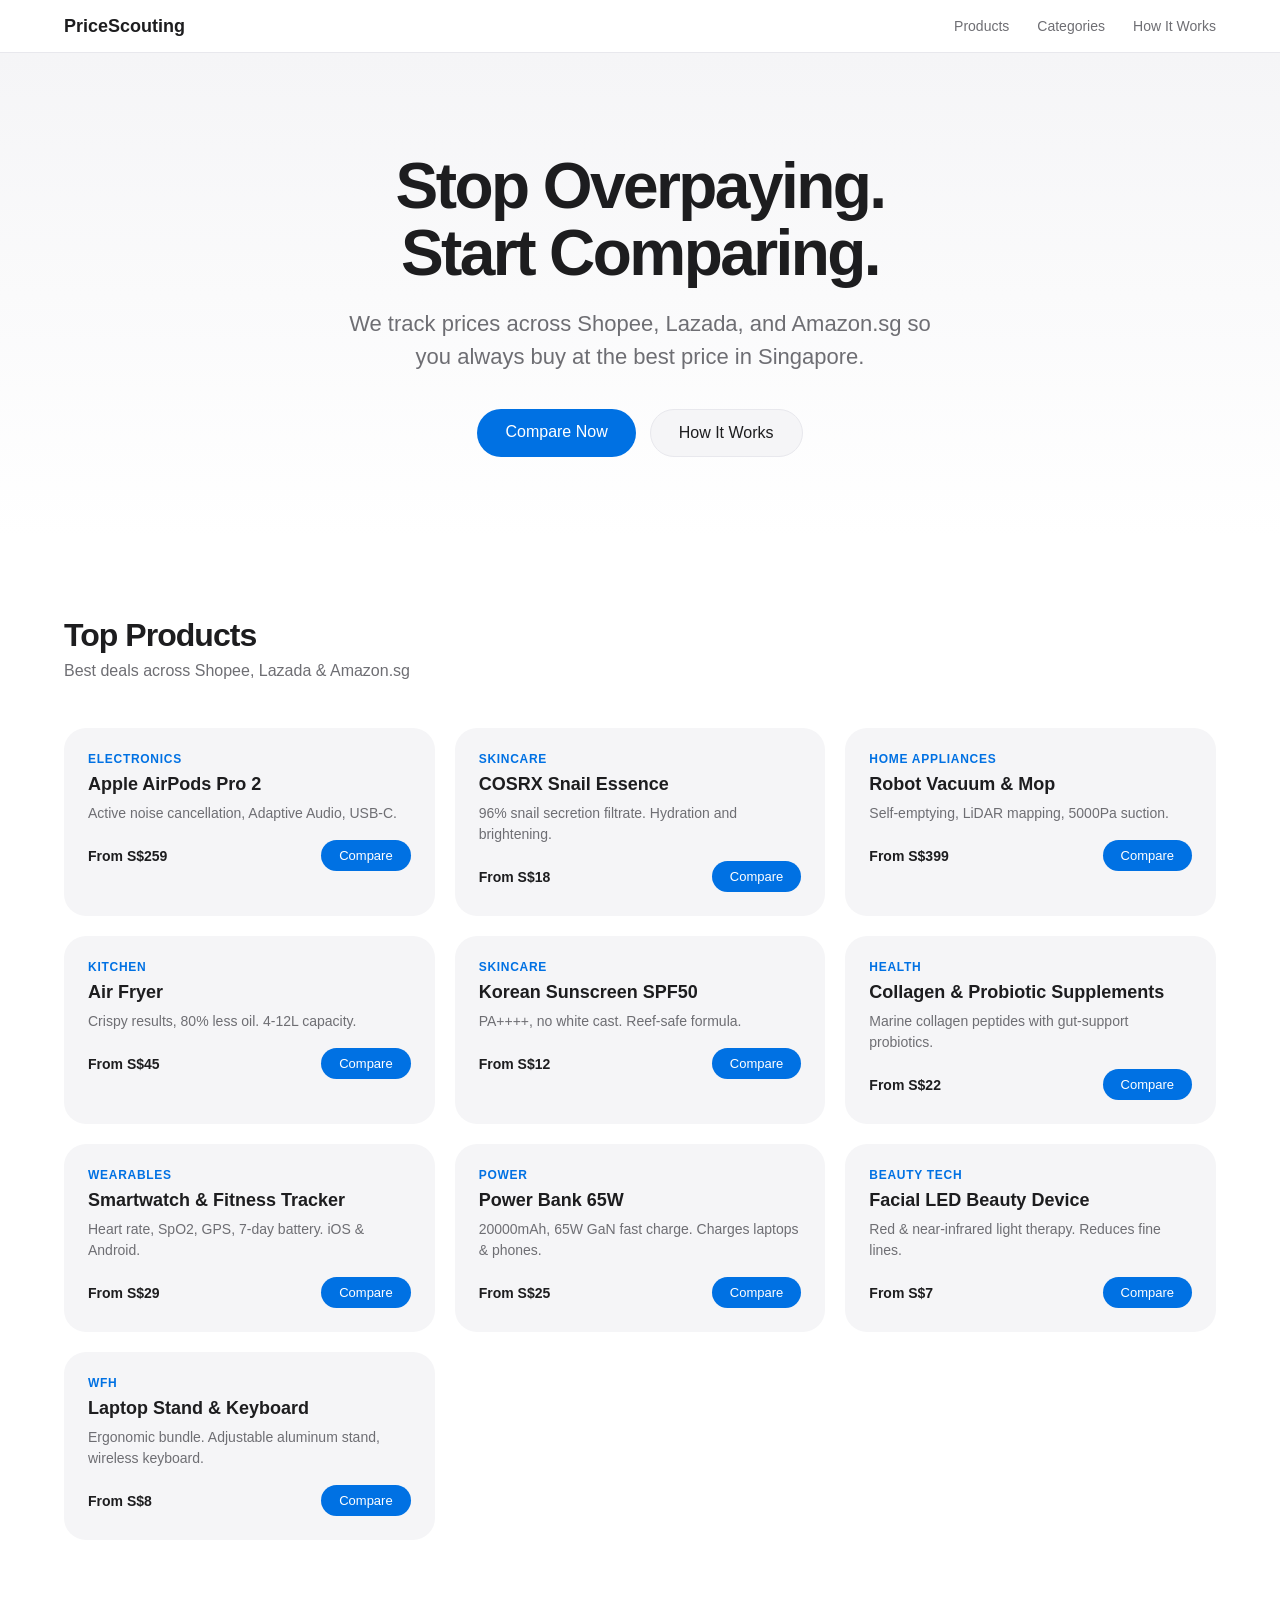
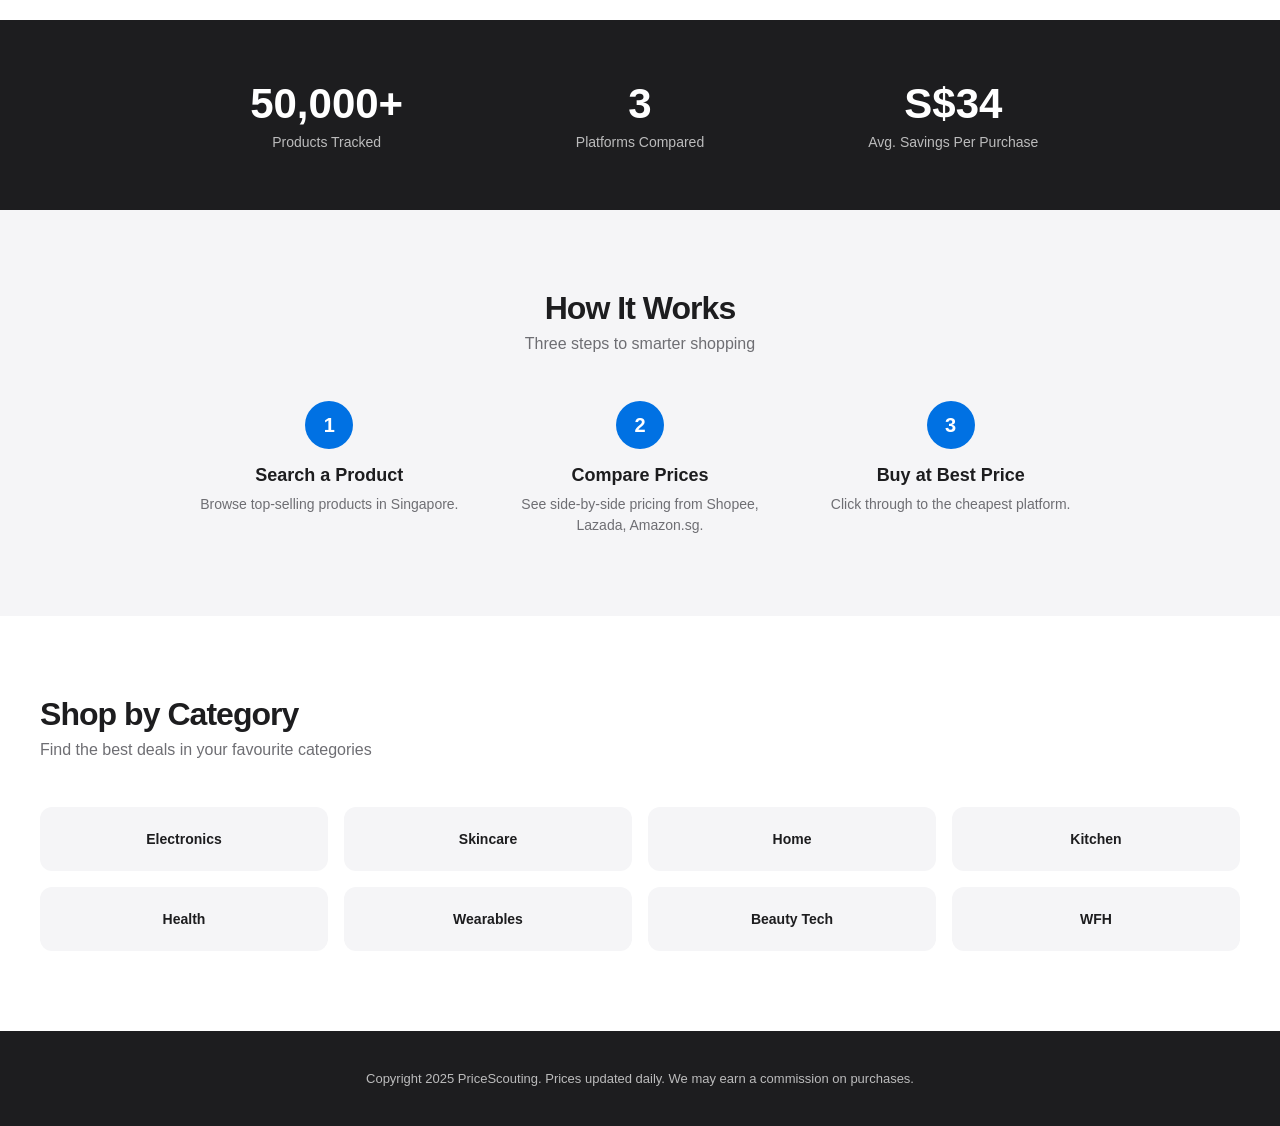
<file: index.html>
<!DOCTYPE html><html lang="en"><head><meta charset="UTF-8"><meta name="viewport" content="width=device-width,initial-scale=1"><title>PriceScouting</title><link rel="stylesheet" href="index.css"></head><body><nav class="nav"><div class="ni"><a href="/" class="nl">PriceScouting</a><ul class="nm"><li><a href="#products">Products</a></li><li><a href="#categories">Categories</a></li><li><a href="#how">How It Works</a></li></ul></div></nav><section class="hero"><h1 class="ht">Stop Overpaying.<br>Start Comparing.</h1><p class="hs">We track prices across Shopee, Lazada, and Amazon.sg so you always buy at the best price in Singapore.</p><div class="hb"><a href="#products" class="pa">Compare Now</a><a href="#how" class="sa">How It Works</a></div></section><section class="sec" id="products"><h2 class="sh">Top Products</h2><p class="ss">Best deals across Shopee, Lazada &amp; Amazon.sg</p><div class="grid"><div class="card"><div class="ct">Electronics</div><div class="cn">Apple AirPods Pro 2</div><div class="cd">Active noise cancellation, Adaptive Audio, USB-C.</div><div class="cp"><span class="cpr">From S$259</span><a href="comparisons/apple-airpods-pro-2.html" class="cta">Compare</a></div></div><div class="card"><div class="ct">Skincare</div><div class="cn">COSRX Snail Essence</div><div class="cd">96% snail secretion filtrate. Hydration and brightening.</div><div class="cp"><span class="cpr">From S$18</span><a href="comparisons/cosrx-snail-essence.html" class="cta">Compare</a></div></div><div class="card"><div class="ct">Home Appliances</div><div class="cn">Robot Vacuum &amp; Mop</div><div class="cd">Self-emptying, LiDAR mapping, 5000Pa suction.</div><div class="cp"><span class="cpr">From S$399</span><a href="comparisons/robot-vacuum-mop.html" class="cta">Compare</a></div></div><div class="card"><div class="ct">Kitchen</div><div class="cn">Air Fryer</div><div class="cd">Crispy results, 80% less oil. 4-12L capacity.</div><div class="cp"><span class="cpr">From S$45</span><a href="comparisons/air-fryer.html" class="cta">Compare</a></div></div><div class="card"><div class="ct">Skincare</div><div class="cn">Korean Sunscreen SPF50</div><div class="cd">PA++++, no white cast. Reef-safe formula.</div><div class="cp"><span class="cpr">From S$12</span><a href="comparisons/korean-sunscreen-spf50.html" class="cta">Compare</a></div></div><div class="card"><div class="ct">Health</div><div class="cn">Collagen &amp; Probiotic Supplements</div><div class="cd">Marine collagen peptides with gut-support probiotics.</div><div class="cp"><span class="cpr">From S$22</span><a href="comparisons/collagen-probiotic-supplements.html" class="cta">Compare</a></div></div><div class="card"><div class="ct">Wearables</div><div class="cn">Smartwatch &amp; Fitness Tracker</div><div class="cd">Heart rate, SpO2, GPS, 7-day battery. iOS &amp; Android.</div><div class="cp"><span class="cpr">From S$29</span><a href="comparisons/smartwatch-fitness-tracker.html" class="cta">Compare</a></div></div><div class="card"><div class="ct">Power</div><div class="cn">Power Bank 65W</div><div class="cd">20000mAh, 65W GaN fast charge. Charges laptops &amp; phones.</div><div class="cp"><span class="cpr">From S$25</span><a href="comparisons/power-bank-65w.html" class="cta">Compare</a></div></div><div class="card"><div class="ct">Beauty Tech</div><div class="cn">Facial LED Beauty Device</div><div class="cd">Red &amp; near-infrared light therapy. Reduces fine lines.</div><div class="cp"><span class="cpr">From S$7</span><a href="comparisons/facial-led-beauty-device.html" class="cta">Compare</a></div></div><div class="card"><div class="ct">WFH</div><div class="cn">Laptop Stand &amp; Keyboard</div><div class="cd">Ergonomic bundle. Adjustable aluminum stand, wireless keyboard.</div><div class="cp"><span class="cpr">From S$8</span><a href="comparisons/laptop-stand-keyboard.html" class="cta">Compare</a></div></div></div></section><section class="stats"><div class="sg"><div><div class="sn">50,000+</div><div class="sl">Products Tracked</div></div><div><div class="sn">3</div><div class="sl">Platforms Compared</div></div><div><div class="sn">S$34</div><div class="sl">Avg. Savings Per Purchase</div></div></div></section><section class="how" id="how"><div class="hi"><h2 class="sh" style="text-align:center">How It Works</h2><p class="ss" style="text-align:center">Three steps to smarter shopping</p><div class="steps"><div class="step"><div class="snum">1</div><div class="stitle">Search a Product</div><div class="sdesc">Browse top-selling products in Singapore.</div></div><div class="step"><div class="snum">2</div><div class="stitle">Compare Prices</div><div class="sdesc">See side-by-side pricing from Shopee, Lazada, Amazon.sg.</div></div><div class="step"><div class="snum">3</div><div class="stitle">Buy at Best Price</div><div class="sdesc">Click through to the cheapest platform.</div></div></div></div></section><section class="cats" id="categories"><div class="ci"><h2 class="sh">Shop by Category</h2><p class="ss">Find the best deals in your favourite categories</p><div class="cg"><a href="#" class="cat"><div class="catname">Electronics</div></a><a href="#" class="cat"><div class="catname">Skincare</div></a><a href="#" class="cat"><div class="catname">Home</div></a><a href="#" class="cat"><div class="catname">Kitchen</div></a><a href="#" class="cat"><div class="catname">Health</div></a><a href="#" class="cat"><div class="catname">Wearables</div></a><a href="#" class="cat"><div class="catname">Beauty Tech</div></a><a href="#" class="cat"><div class="catname">WFH</div></a></div></div></section><footer><p>Copyright 2025 PriceScouting. Prices updated daily. We may earn a commission on purchases.</p></footer></body></html>
</file>
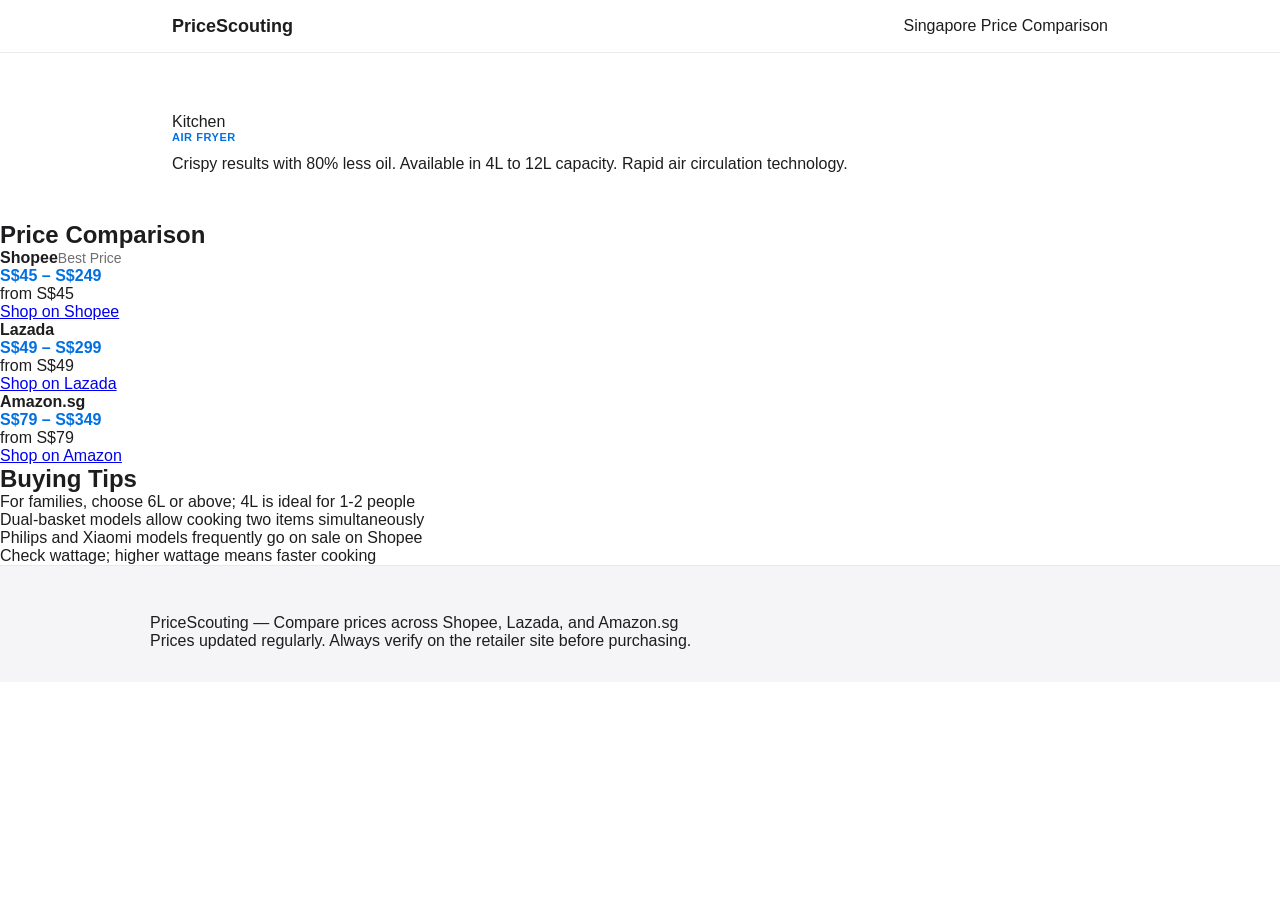
<file: comparisons/air-fryer.html>
<!DOCTYPE html><html lang="en"><head><meta charset="UTF-8"><meta name="viewport" content="width=device-width,initial-scale=1"><title>Air Fryer Price Comparison Singapore | PriceScouting</title><link rel="stylesheet" href="../comparisons/style.css"></head><body><nav class="nav"><div class="ni"><a href="../index.html" class="nl">PriceScouting</a><span class="nm">Singapore Price Comparison</span></div></nav><main class="main"><header class="ph"><div class="pi"><p class="pc">Kitchen</p><h1 class="pt">Air Fryer</h1><p class="pd">Crispy results with 80% less oil. Available in 4L to 12L capacity. Rapid air circulation technology.</p></div></header><section class="ps"><h2 class="sh">Price Comparison</h2><div class="pg"><div class="pc2 best"><div class="pl"><span class="pn">Shopee</span><span class="pb">Best Price</span></div><div class="pr">S$45 – S$249</div><div class="pp">from S$45</div><a href="https://shopee.sg/search?keyword=air+fryer" class="btn" target="_blank">Shop on Shopee</a></div><div class="pc2"><div class="pl"><span class="pn">Lazada</span></div><div class="pr">S$49 – S$299</div><div class="pp">from S$49</div><a href="https://www.lazada.sg/catalog/?q=air+fryer" class="btn" target="_blank">Shop on Lazada</a></div><div class="pc2"><div class="pl"><span class="pn">Amazon.sg</span></div><div class="pr">S$79 – S$349</div><div class="pp">from S$79</div><a href="https://www.amazon.sg/s?k=air+fryer" class="btn" target="_blank">Shop on Amazon</a></div></div></section><section class="tip"><h2 class="sh">Buying Tips</h2><ul class="tips"><li>For families, choose 6L or above; 4L is ideal for 1-2 people</li><li>Dual-basket models allow cooking two items simultaneously</li><li>Philips and Xiaomi models frequently go on sale on Shopee</li><li>Check wattage; higher wattage means faster cooking</li></ul></section></main><footer class="ft"><div class="fi"><p>PriceScouting — Compare prices across Shopee, Lazada, and Amazon.sg</p><p class="fd">Prices updated regularly. Always verify on the retailer site before purchasing.</p></div></footer></body></html>
</file>
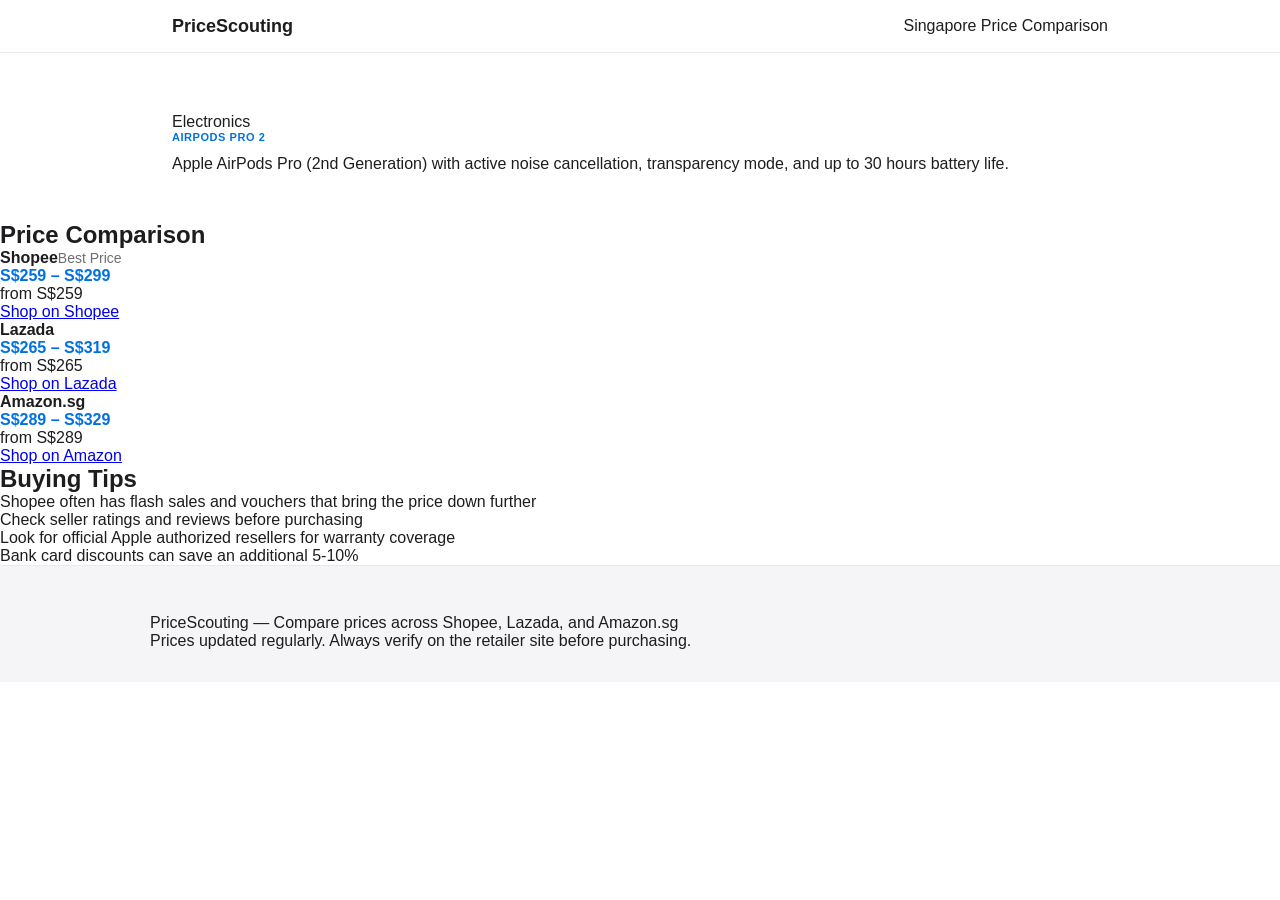
<file: comparisons/apple-airpods-pro-2.html>
<!DOCTYPE html><html lang="en"><head><meta charset="UTF-8"><meta name="viewport" content="width=device-width,initial-scale=1"><title>AirPods Pro 2 Price Comparison Singapore | PriceScouting</title><link rel="stylesheet" href="../comparisons/style.css"></head><body><nav class="nav"><div class="ni"><a href="../index.html" class="nl">PriceScouting</a><span class="nm">Singapore Price Comparison</span></div></nav><main class="main"><header class="ph"><div class="pi"><p class="pc">Electronics</p><h1 class="pt">AirPods Pro 2</h1><p class="pd">Apple AirPods Pro (2nd Generation) with active noise cancellation, transparency mode, and up to 30 hours battery life.</p></div></header><section class="ps"><h2 class="sh">Price Comparison</h2><div class="pg"><div class="pc2 best"><div class="pl"><span class="pn">Shopee</span><span class="pb">Best Price</span></div><div class="pr">S$259 – S$299</div><div class="pp">from S$259</div><a href="https://shopee.sg/search?keyword=airpods+pro+2" class="btn" target="_blank">Shop on Shopee</a></div><div class="pc2"><div class="pl"><span class="pn">Lazada</span></div><div class="pr">S$265 – S$319</div><div class="pp">from S$265</div><a href="https://www.lazada.sg/catalog/?q=airpods+pro+2" class="btn" target="_blank">Shop on Lazada</a></div><div class="pc2"><div class="pl"><span class="pn">Amazon.sg</span></div><div class="pr">S$289 – S$329</div><div class="pp">from S$289</div><a href="https://www.amazon.sg/s?k=airpods+pro+2" class="btn" target="_blank">Shop on Amazon</a></div></div></section><section class="tip"><h2 class="sh">Buying Tips</h2><ul class="tips"><li>Shopee often has flash sales and vouchers that bring the price down further</li><li>Check seller ratings and reviews before purchasing</li><li>Look for official Apple authorized resellers for warranty coverage</li><li>Bank card discounts can save an additional 5-10%</li></ul></section></main><footer class="ft"><div class="fi"><p>PriceScouting — Compare prices across Shopee, Lazada, and Amazon.sg</p><p class="fd">Prices updated regularly. Always verify on the retailer site before purchasing.</p></div></footer></body></html>
</file>
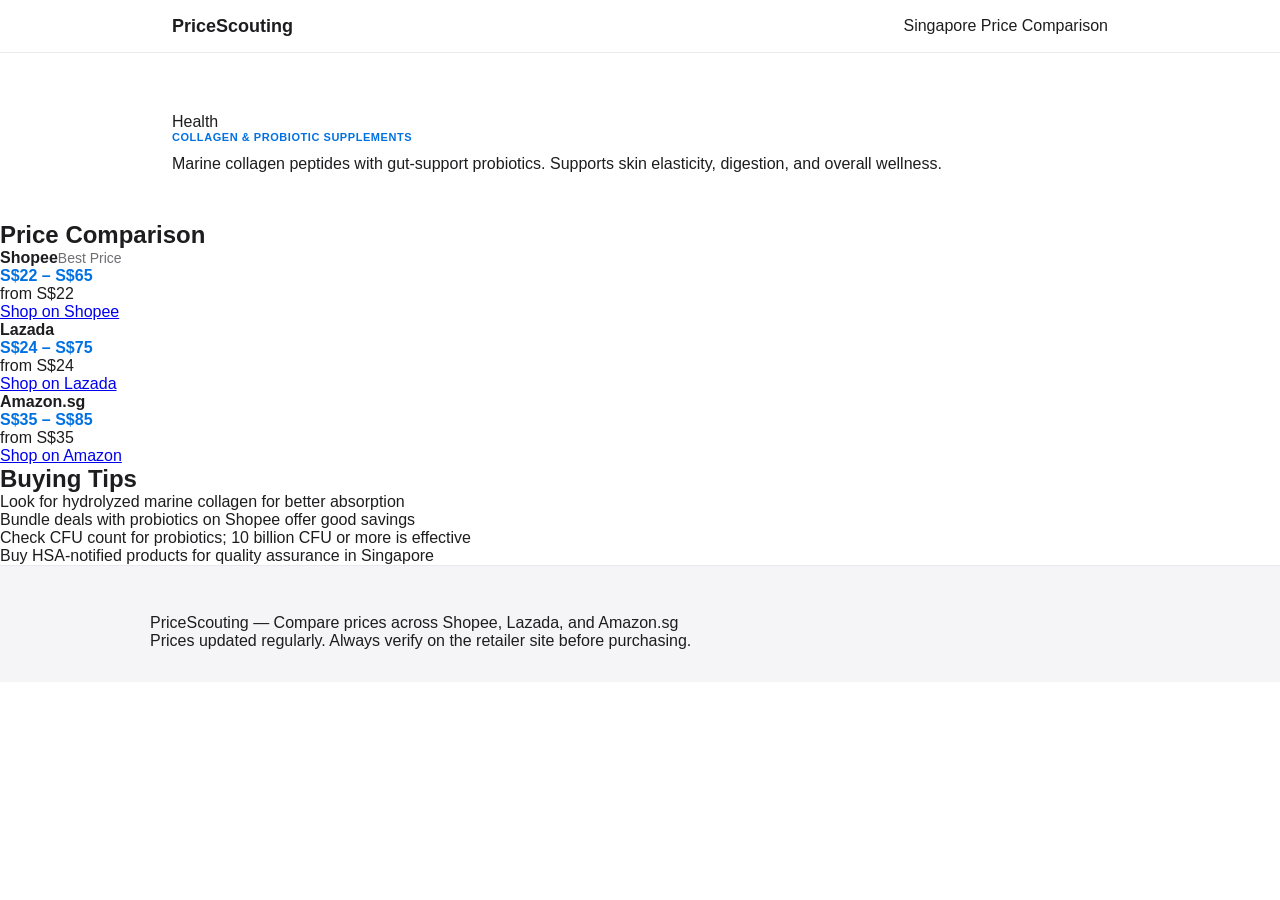
<file: comparisons/collagen-probiotic-supplements.html>
<!DOCTYPE html><html lang="en"><head><meta charset="UTF-8"><meta name="viewport" content="width=device-width,initial-scale=1"><title>Collagen Probiotic Supplements Price Comparison Singapore | PriceScouting</title><link rel="stylesheet" href="../comparisons/style.css"></head><body><nav class="nav"><div class="ni"><a href="../index.html" class="nl">PriceScouting</a><span class="nm">Singapore Price Comparison</span></div></nav><main class="main"><header class="ph"><div class="pi"><p class="pc">Health</p><h1 class="pt">Collagen & Probiotic Supplements</h1><p class="pd">Marine collagen peptides with gut-support probiotics. Supports skin elasticity, digestion, and overall wellness.</p></div></header><section class="ps"><h2 class="sh">Price Comparison</h2><div class="pg"><div class="pc2 best"><div class="pl"><span class="pn">Shopee</span><span class="pb">Best Price</span></div><div class="pr">S$22 – S$65</div><div class="pp">from S$22</div><a href="https://shopee.sg/search?keyword=collagen+probiotic+supplements" class="btn" target="_blank">Shop on Shopee</a></div><div class="pc2"><div class="pl"><span class="pn">Lazada</span></div><div class="pr">S$24 – S$75</div><div class="pp">from S$24</div><a href="https://www.lazada.sg/catalog/?q=collagen+probiotic+supplements" class="btn" target="_blank">Shop on Lazada</a></div><div class="pc2"><div class="pl"><span class="pn">Amazon.sg</span></div><div class="pr">S$35 – S$85</div><div class="pp">from S$35</div><a href="https://www.amazon.sg/s?k=collagen+probiotic+supplements" class="btn" target="_blank">Shop on Amazon</a></div></div></section><section class="tip"><h2 class="sh">Buying Tips</h2><ul class="tips"><li>Look for hydrolyzed marine collagen for better absorption</li><li>Bundle deals with probiotics on Shopee offer good savings</li><li>Check CFU count for probiotics; 10 billion CFU or more is effective</li><li>Buy HSA-notified products for quality assurance in Singapore</li></ul></section></main><footer class="ft"><div class="fi"><p>PriceScouting — Compare prices across Shopee, Lazada, and Amazon.sg</p><p class="fd">Prices updated regularly. Always verify on the retailer site before purchasing.</p></div></footer></body></html>
</file>
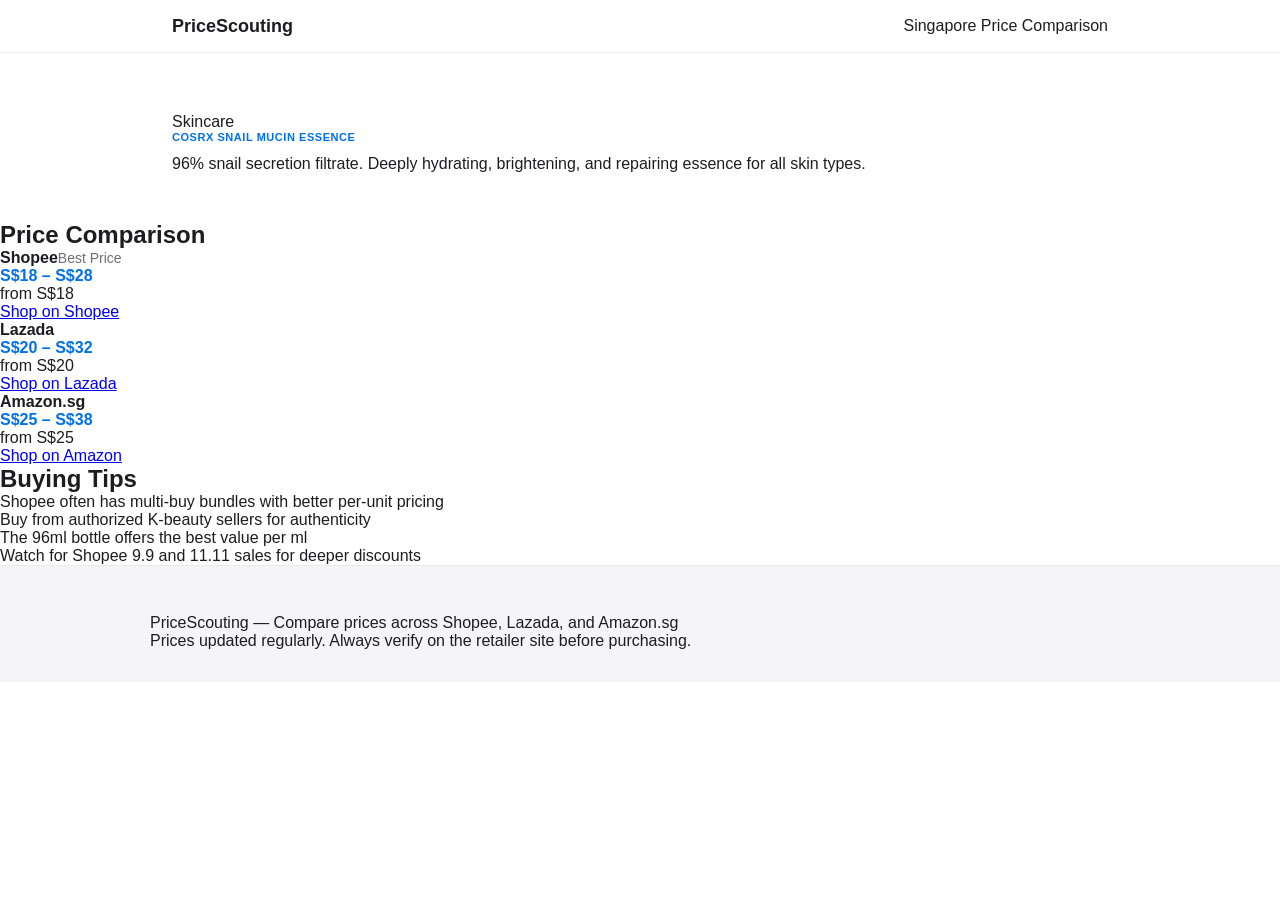
<file: comparisons/cosrx-snail-essence.html>
<!DOCTYPE html><html lang="en"><head><meta charset="UTF-8"><meta name="viewport" content="width=device-width,initial-scale=1"><title>COSRX Snail Essence Price Comparison Singapore | PriceScouting</title><link rel="stylesheet" href="../comparisons/style.css"></head><body><nav class="nav"><div class="ni"><a href="../index.html" class="nl">PriceScouting</a><span class="nm">Singapore Price Comparison</span></div></nav><main class="main"><header class="ph"><div class="pi"><p class="pc">Skincare</p><h1 class="pt">COSRX Snail Mucin Essence</h1><p class="pd">96% snail secretion filtrate. Deeply hydrating, brightening, and repairing essence for all skin types.</p></div></header><section class="ps"><h2 class="sh">Price Comparison</h2><div class="pg"><div class="pc2 best"><div class="pl"><span class="pn">Shopee</span><span class="pb">Best Price</span></div><div class="pr">S$18 – S$28</div><div class="pp">from S$18</div><a href="https://shopee.sg/search?keyword=cosrx+snail+essence" class="btn" target="_blank">Shop on Shopee</a></div><div class="pc2"><div class="pl"><span class="pn">Lazada</span></div><div class="pr">S$20 – S$32</div><div class="pp">from S$20</div><a href="https://www.lazada.sg/catalog/?q=cosrx+snail+essence" class="btn" target="_blank">Shop on Lazada</a></div><div class="pc2"><div class="pl"><span class="pn">Amazon.sg</span></div><div class="pr">S$25 – S$38</div><div class="pp">from S$25</div><a href="https://www.amazon.sg/s?k=cosrx+snail+mucin+essence" class="btn" target="_blank">Shop on Amazon</a></div></div></section><section class="tip"><h2 class="sh">Buying Tips</h2><ul class="tips"><li>Shopee often has multi-buy bundles with better per-unit pricing</li><li>Buy from authorized K-beauty sellers for authenticity</li><li>The 96ml bottle offers the best value per ml</li><li>Watch for Shopee 9.9 and 11.11 sales for deeper discounts</li></ul></section></main><footer class="ft"><div class="fi"><p>PriceScouting — Compare prices across Shopee, Lazada, and Amazon.sg</p><p class="fd">Prices updated regularly. Always verify on the retailer site before purchasing.</p></div></footer></body></html>
</file>
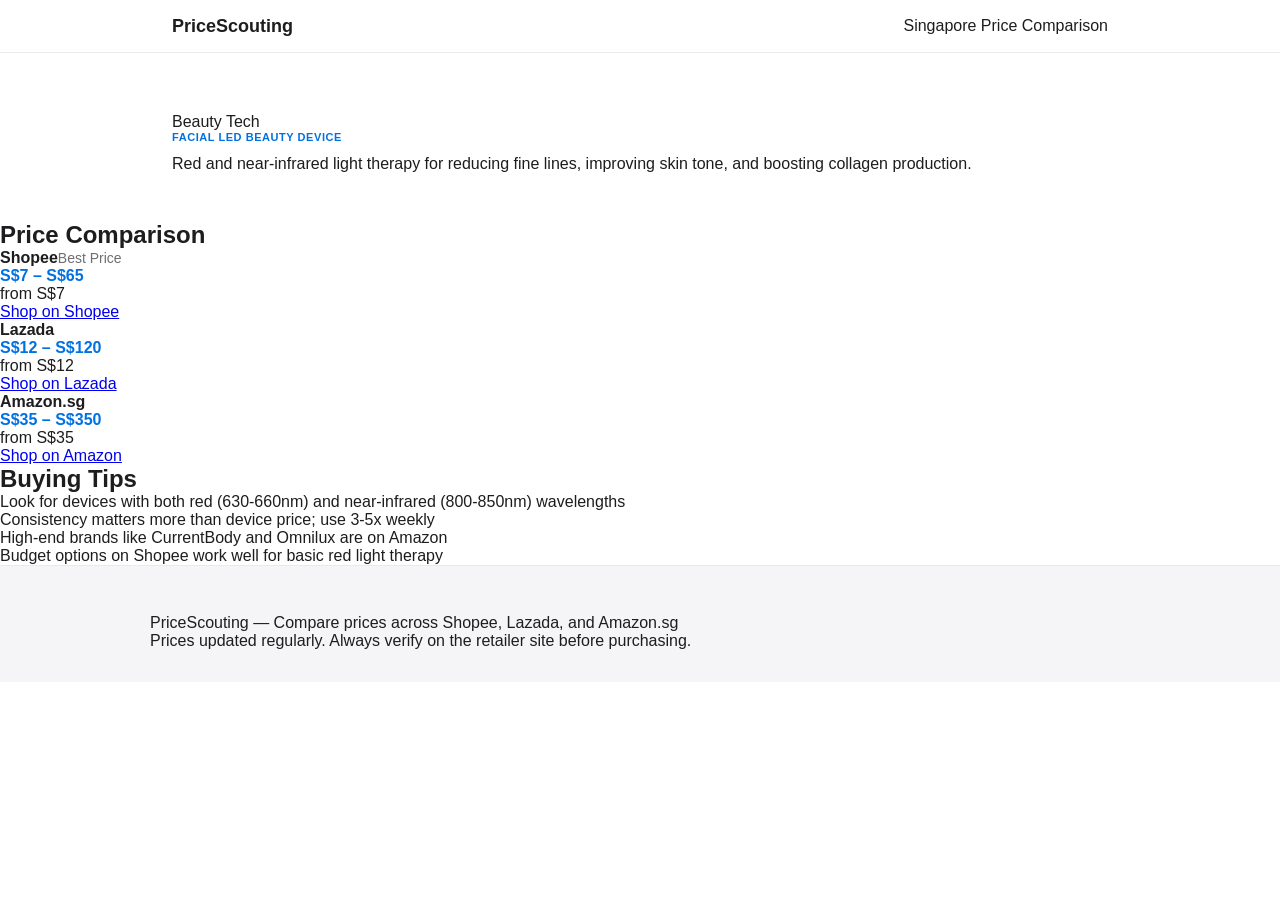
<file: comparisons/facial-led-beauty-device.html>
<!DOCTYPE html><html lang="en"><head><meta charset="UTF-8"><meta name="viewport" content="width=device-width,initial-scale=1"><title>Facial LED Beauty Device Price Comparison Singapore | PriceScouting</title><link rel="stylesheet" href="../comparisons/style.css"></head><body><nav class="nav"><div class="ni"><a href="../index.html" class="nl">PriceScouting</a><span class="nm">Singapore Price Comparison</span></div></nav><main class="main"><header class="ph"><div class="pi"><p class="pc">Beauty Tech</p><h1 class="pt">Facial LED Beauty Device</h1><p class="pd">Red and near-infrared light therapy for reducing fine lines, improving skin tone, and boosting collagen production.</p></div></header><section class="ps"><h2 class="sh">Price Comparison</h2><div class="pg"><div class="pc2 best"><div class="pl"><span class="pn">Shopee</span><span class="pb">Best Price</span></div><div class="pr">S$7 – S$65</div><div class="pp">from S$7</div><a href="https://shopee.sg/search?keyword=facial+led+beauty+device" class="btn" target="_blank">Shop on Shopee</a></div><div class="pc2"><div class="pl"><span class="pn">Lazada</span></div><div class="pr">S$12 – S$120</div><div class="pp">from S$12</div><a href="https://www.lazada.sg/catalog/?q=facial+led+beauty+device" class="btn" target="_blank">Shop on Lazada</a></div><div class="pc2"><div class="pl"><span class="pn">Amazon.sg</span></div><div class="pr">S$35 – S$350</div><div class="pp">from S$35</div><a href="https://www.amazon.sg/s?k=facial+led+beauty+device" class="btn" target="_blank">Shop on Amazon</a></div></div></section><section class="tip"><h2 class="sh">Buying Tips</h2><ul class="tips"><li>Look for devices with both red (630-660nm) and near-infrared (800-850nm) wavelengths</li><li>Consistency matters more than device price; use 3-5x weekly</li><li>High-end brands like CurrentBody and Omnilux are on Amazon</li><li>Budget options on Shopee work well for basic red light therapy</li></ul></section></main><footer class="ft"><div class="fi"><p>PriceScouting — Compare prices across Shopee, Lazada, and Amazon.sg</p><p class="fd">Prices updated regularly. Always verify on the retailer site before purchasing.</p></div></footer></body></html>
</file>
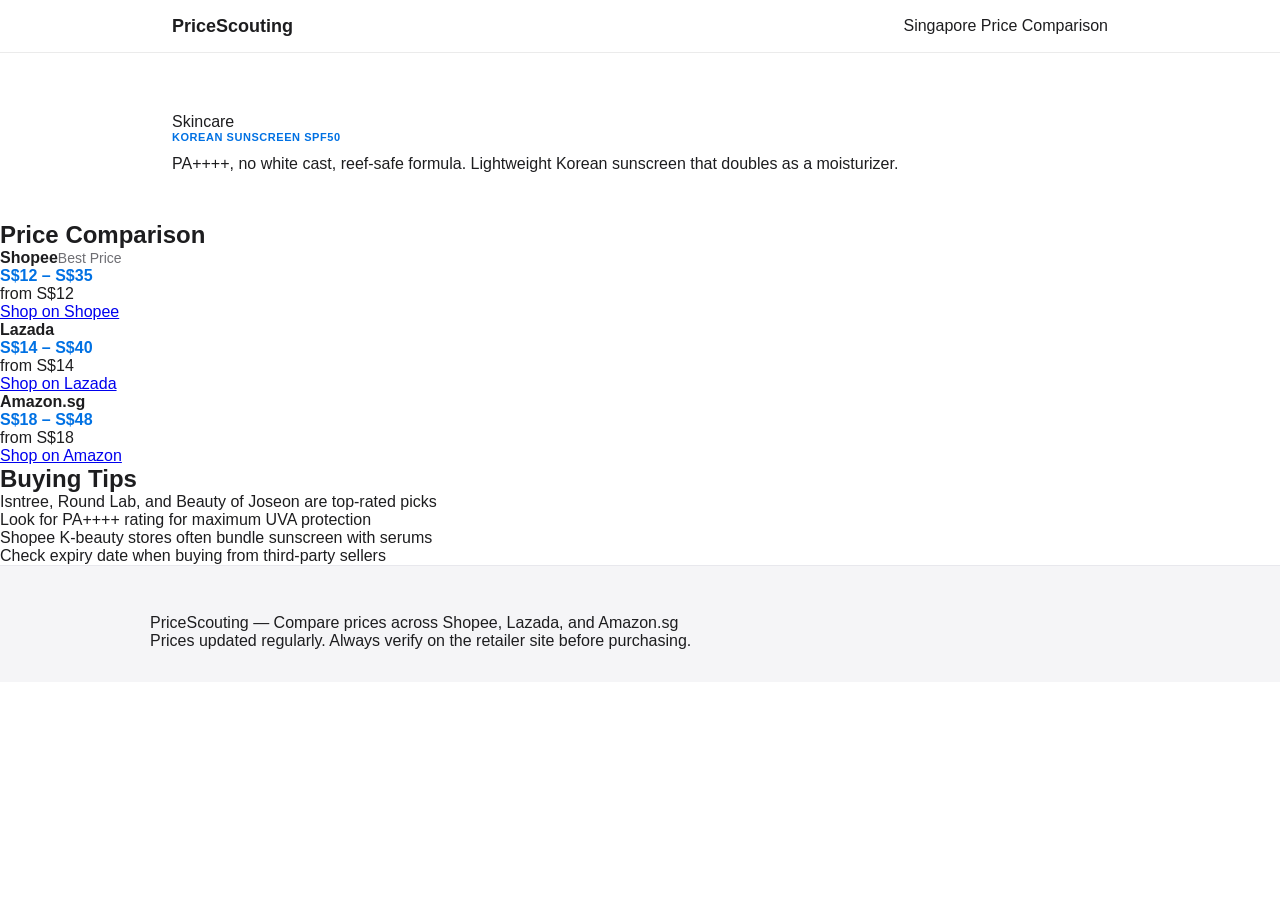
<file: comparisons/korean-sunscreen-spf50.html>
<!DOCTYPE html><html lang="en"><head><meta charset="UTF-8"><meta name="viewport" content="width=device-width,initial-scale=1"><title>Korean Sunscreen SPF50 Price Comparison Singapore | PriceScouting</title><link rel="stylesheet" href="../comparisons/style.css"></head><body><nav class="nav"><div class="ni"><a href="../index.html" class="nl">PriceScouting</a><span class="nm">Singapore Price Comparison</span></div></nav><main class="main"><header class="ph"><div class="pi"><p class="pc">Skincare</p><h1 class="pt">Korean Sunscreen SPF50</h1><p class="pd">PA++++, no white cast, reef-safe formula. Lightweight Korean sunscreen that doubles as a moisturizer.</p></div></header><section class="ps"><h2 class="sh">Price Comparison</h2><div class="pg"><div class="pc2 best"><div class="pl"><span class="pn">Shopee</span><span class="pb">Best Price</span></div><div class="pr">S$12 – S$35</div><div class="pp">from S$12</div><a href="https://shopee.sg/search?keyword=korean+sunscreen+spf50" class="btn" target="_blank">Shop on Shopee</a></div><div class="pc2"><div class="pl"><span class="pn">Lazada</span></div><div class="pr">S$14 – S$40</div><div class="pp">from S$14</div><a href="https://www.lazada.sg/catalog/?q=korean+sunscreen+spf50" class="btn" target="_blank">Shop on Lazada</a></div><div class="pc2"><div class="pl"><span class="pn">Amazon.sg</span></div><div class="pr">S$18 – S$48</div><div class="pp">from S$18</div><a href="https://www.amazon.sg/s?k=korean+sunscreen+spf50" class="btn" target="_blank">Shop on Amazon</a></div></div></section><section class="tip"><h2 class="sh">Buying Tips</h2><ul class="tips"><li>Isntree, Round Lab, and Beauty of Joseon are top-rated picks</li><li>Look for PA++++ rating for maximum UVA protection</li><li>Shopee K-beauty stores often bundle sunscreen with serums</li><li>Check expiry date when buying from third-party sellers</li></ul></section></main><footer class="ft"><div class="fi"><p>PriceScouting — Compare prices across Shopee, Lazada, and Amazon.sg</p><p class="fd">Prices updated regularly. Always verify on the retailer site before purchasing.</p></div></footer></body></html>
</file>
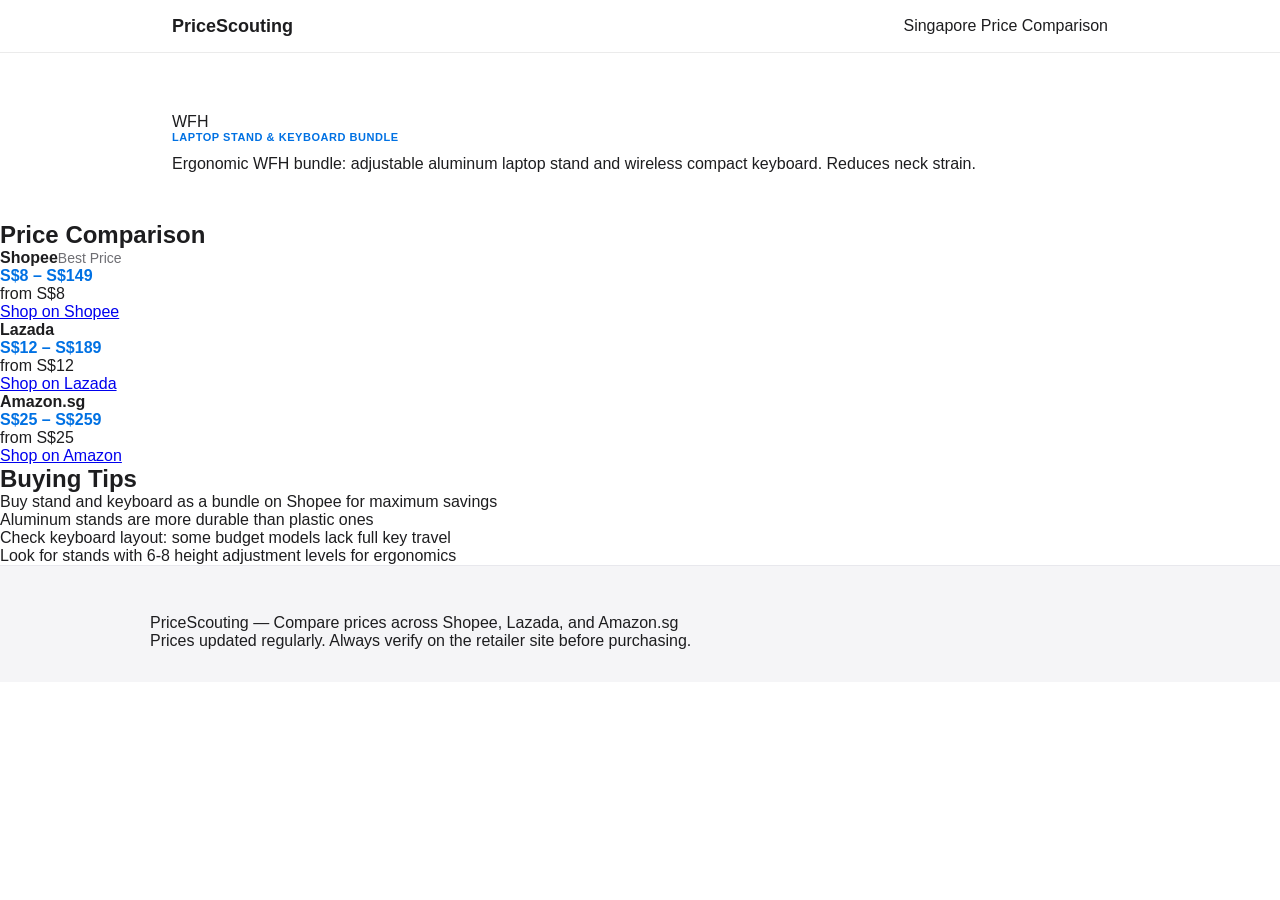
<file: comparisons/laptop-stand-keyboard.html>
<!DOCTYPE html><html lang="en"><head><meta charset="UTF-8"><meta name="viewport" content="width=device-width,initial-scale=1"><title>Laptop Stand Keyboard Price Comparison Singapore | PriceScouting</title><link rel="stylesheet" href="../comparisons/style.css"></head><body><nav class="nav"><div class="ni"><a href="../index.html" class="nl">PriceScouting</a><span class="nm">Singapore Price Comparison</span></div></nav><main class="main"><header class="ph"><div class="pi"><p class="pc">WFH</p><h1 class="pt">Laptop Stand & Keyboard Bundle</h1><p class="pd">Ergonomic WFH bundle: adjustable aluminum laptop stand and wireless compact keyboard. Reduces neck strain.</p></div></header><section class="ps"><h2 class="sh">Price Comparison</h2><div class="pg"><div class="pc2 best"><div class="pl"><span class="pn">Shopee</span><span class="pb">Best Price</span></div><div class="pr">S$8 – S$149</div><div class="pp">from S$8</div><a href="https://shopee.sg/search?keyword=laptop+stand+keyboard" class="btn" target="_blank">Shop on Shopee</a></div><div class="pc2"><div class="pl"><span class="pn">Lazada</span></div><div class="pr">S$12 – S$189</div><div class="pp">from S$12</div><a href="https://www.lazada.sg/catalog/?q=laptop+stand+keyboard" class="btn" target="_blank">Shop on Lazada</a></div><div class="pc2"><div class="pl"><span class="pn">Amazon.sg</span></div><div class="pr">S$25 – S$259</div><div class="pp">from S$25</div><a href="https://www.amazon.sg/s?k=laptop+stand+keyboard" class="btn" target="_blank">Shop on Amazon</a></div></div></section><section class="tip"><h2 class="sh">Buying Tips</h2><ul class="tips"><li>Buy stand and keyboard as a bundle on Shopee for maximum savings</li><li>Aluminum stands are more durable than plastic ones</li><li>Check keyboard layout: some budget models lack full key travel</li><li>Look for stands with 6-8 height adjustment levels for ergonomics</li></ul></section></main><footer class="ft"><div class="fi"><p>PriceScouting — Compare prices across Shopee, Lazada, and Amazon.sg</p><p class="fd">Prices updated regularly. Always verify on the retailer site before purchasing.</p></div></footer></body></html>
</file>
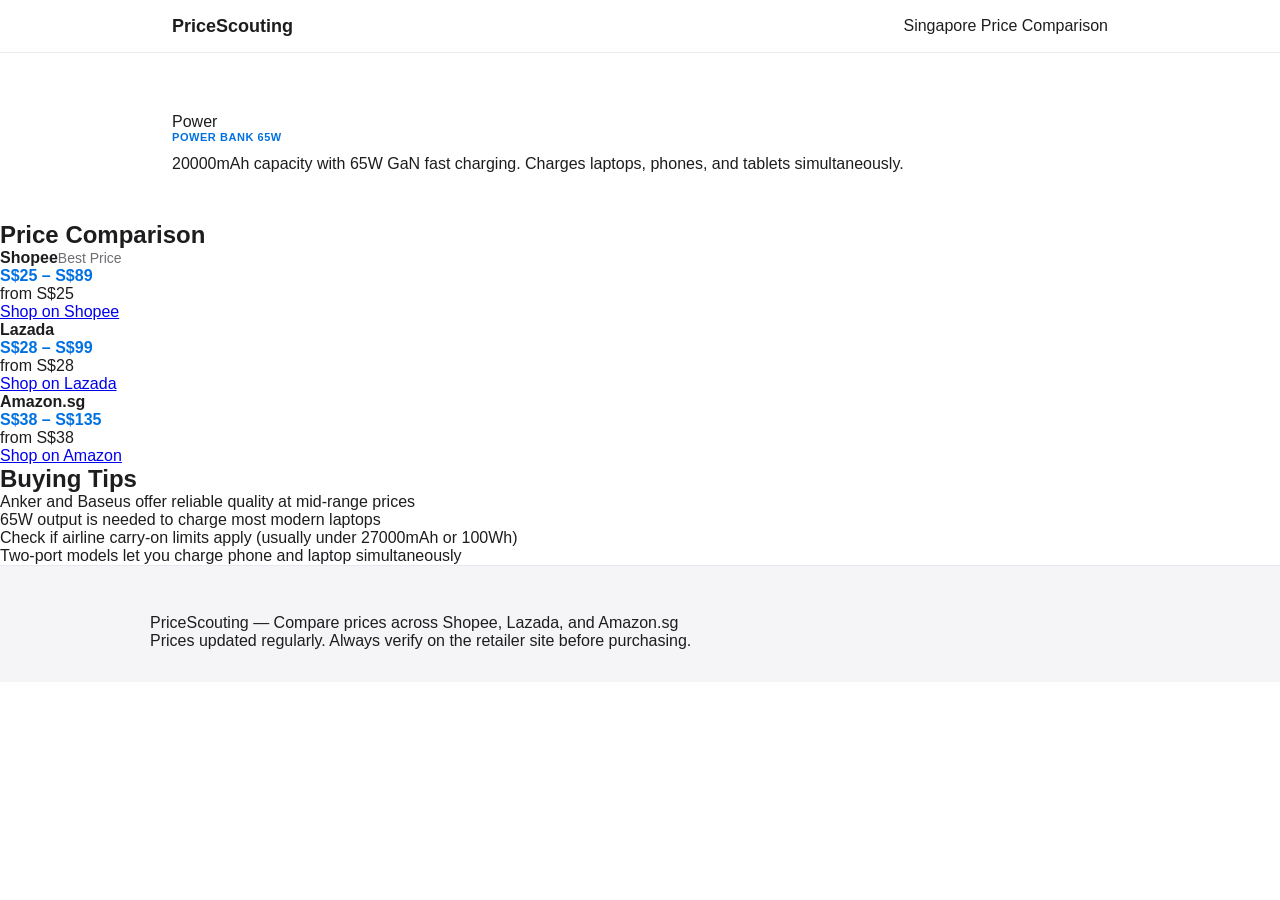
<file: comparisons/power-bank-65w.html>
<!DOCTYPE html><html lang="en"><head><meta charset="UTF-8"><meta name="viewport" content="width=device-width,initial-scale=1"><title>Power Bank 65W Price Comparison Singapore | PriceScouting</title><link rel="stylesheet" href="../comparisons/style.css"></head><body><nav class="nav"><div class="ni"><a href="../index.html" class="nl">PriceScouting</a><span class="nm">Singapore Price Comparison</span></div></nav><main class="main"><header class="ph"><div class="pi"><p class="pc">Power</p><h1 class="pt">Power Bank 65W</h1><p class="pd">20000mAh capacity with 65W GaN fast charging. Charges laptops, phones, and tablets simultaneously.</p></div></header><section class="ps"><h2 class="sh">Price Comparison</h2><div class="pg"><div class="pc2 best"><div class="pl"><span class="pn">Shopee</span><span class="pb">Best Price</span></div><div class="pr">S$25 – S$89</div><div class="pp">from S$25</div><a href="https://shopee.sg/search?keyword=power+bank+65w" class="btn" target="_blank">Shop on Shopee</a></div><div class="pc2"><div class="pl"><span class="pn">Lazada</span></div><div class="pr">S$28 – S$99</div><div class="pp">from S$28</div><a href="https://www.lazada.sg/catalog/?q=power+bank+65w" class="btn" target="_blank">Shop on Lazada</a></div><div class="pc2"><div class="pl"><span class="pn">Amazon.sg</span></div><div class="pr">S$38 – S$135</div><div class="pp">from S$38</div><a href="https://www.amazon.sg/s?k=power+bank+65w" class="btn" target="_blank">Shop on Amazon</a></div></div></section><section class="tip"><h2 class="sh">Buying Tips</h2><ul class="tips"><li>Anker and Baseus offer reliable quality at mid-range prices</li><li>65W output is needed to charge most modern laptops</li><li>Check if airline carry-on limits apply (usually under 27000mAh or 100Wh)</li><li>Two-port models let you charge phone and laptop simultaneously</li></ul></section></main><footer class="ft"><div class="fi"><p>PriceScouting — Compare prices across Shopee, Lazada, and Amazon.sg</p><p class="fd">Prices updated regularly. Always verify on the retailer site before purchasing.</p></div></footer></body></html>
</file>
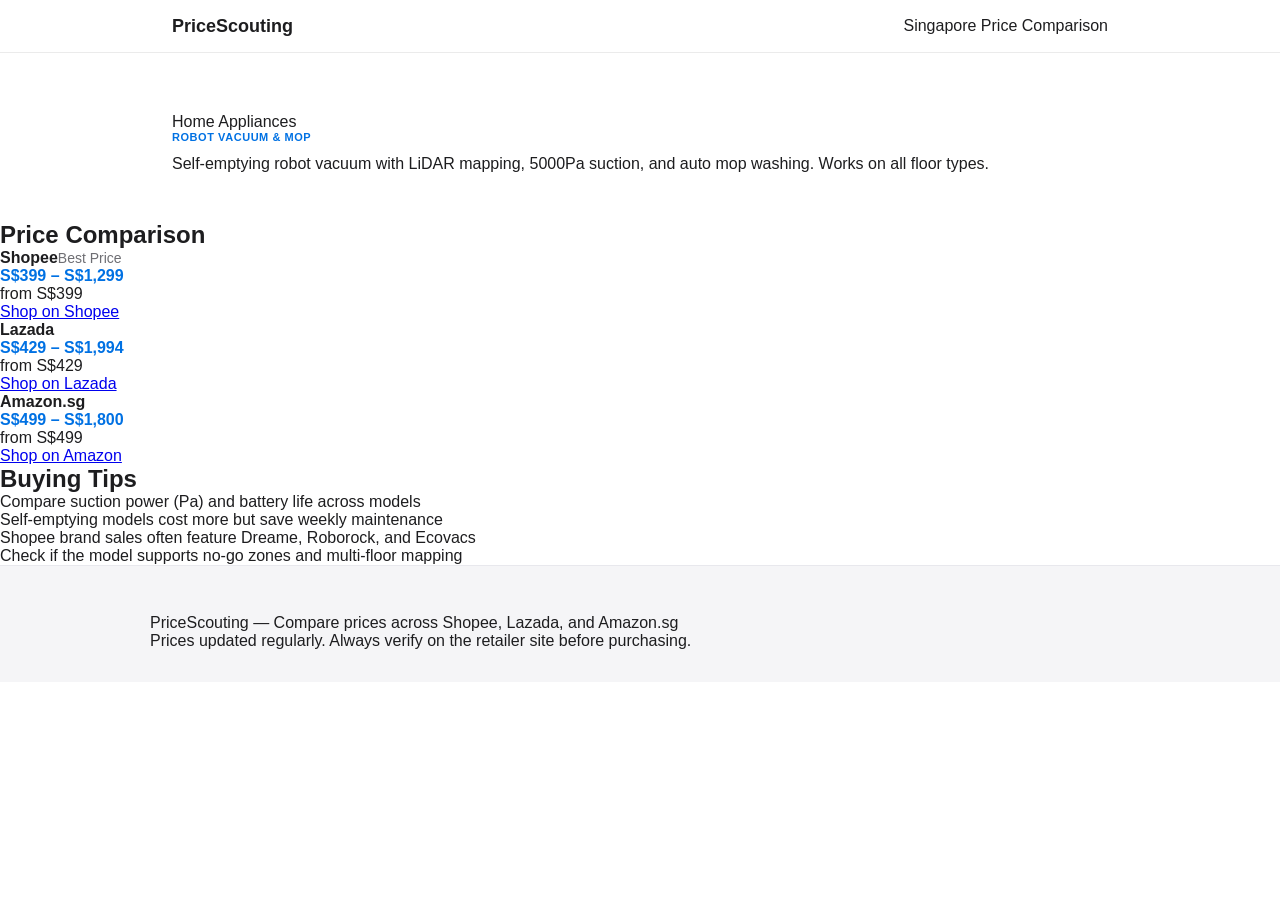
<file: comparisons/robot-vacuum-mop.html>
<!DOCTYPE html><html lang="en"><head><meta charset="UTF-8"><meta name="viewport" content="width=device-width,initial-scale=1"><title>Robot Vacuum Mop Price Comparison Singapore | PriceScouting</title><link rel="stylesheet" href="../comparisons/style.css"></head><body><nav class="nav"><div class="ni"><a href="../index.html" class="nl">PriceScouting</a><span class="nm">Singapore Price Comparison</span></div></nav><main class="main"><header class="ph"><div class="pi"><p class="pc">Home Appliances</p><h1 class="pt">Robot Vacuum & Mop</h1><p class="pd">Self-emptying robot vacuum with LiDAR mapping, 5000Pa suction, and auto mop washing. Works on all floor types.</p></div></header><section class="ps"><h2 class="sh">Price Comparison</h2><div class="pg"><div class="pc2 best"><div class="pl"><span class="pn">Shopee</span><span class="pb">Best Price</span></div><div class="pr">S$399 – S$1,299</div><div class="pp">from S$399</div><a href="https://shopee.sg/search?keyword=robot+vacuum+mop" class="btn" target="_blank">Shop on Shopee</a></div><div class="pc2"><div class="pl"><span class="pn">Lazada</span></div><div class="pr">S$429 – S$1,994</div><div class="pp">from S$429</div><a href="https://www.lazada.sg/catalog/?q=robot+vacuum+mop" class="btn" target="_blank">Shop on Lazada</a></div><div class="pc2"><div class="pl"><span class="pn">Amazon.sg</span></div><div class="pr">S$499 – S$1,800</div><div class="pp">from S$499</div><a href="https://www.amazon.sg/s?k=robot+vacuum+mop" class="btn" target="_blank">Shop on Amazon</a></div></div></section><section class="tip"><h2 class="sh">Buying Tips</h2><ul class="tips"><li>Compare suction power (Pa) and battery life across models</li><li>Self-emptying models cost more but save weekly maintenance</li><li>Shopee brand sales often feature Dreame, Roborock, and Ecovacs</li><li>Check if the model supports no-go zones and multi-floor mapping</li></ul></section></main><footer class="ft"><div class="fi"><p>PriceScouting — Compare prices across Shopee, Lazada, and Amazon.sg</p><p class="fd">Prices updated regularly. Always verify on the retailer site before purchasing.</p></div></footer></body></html>
</file>
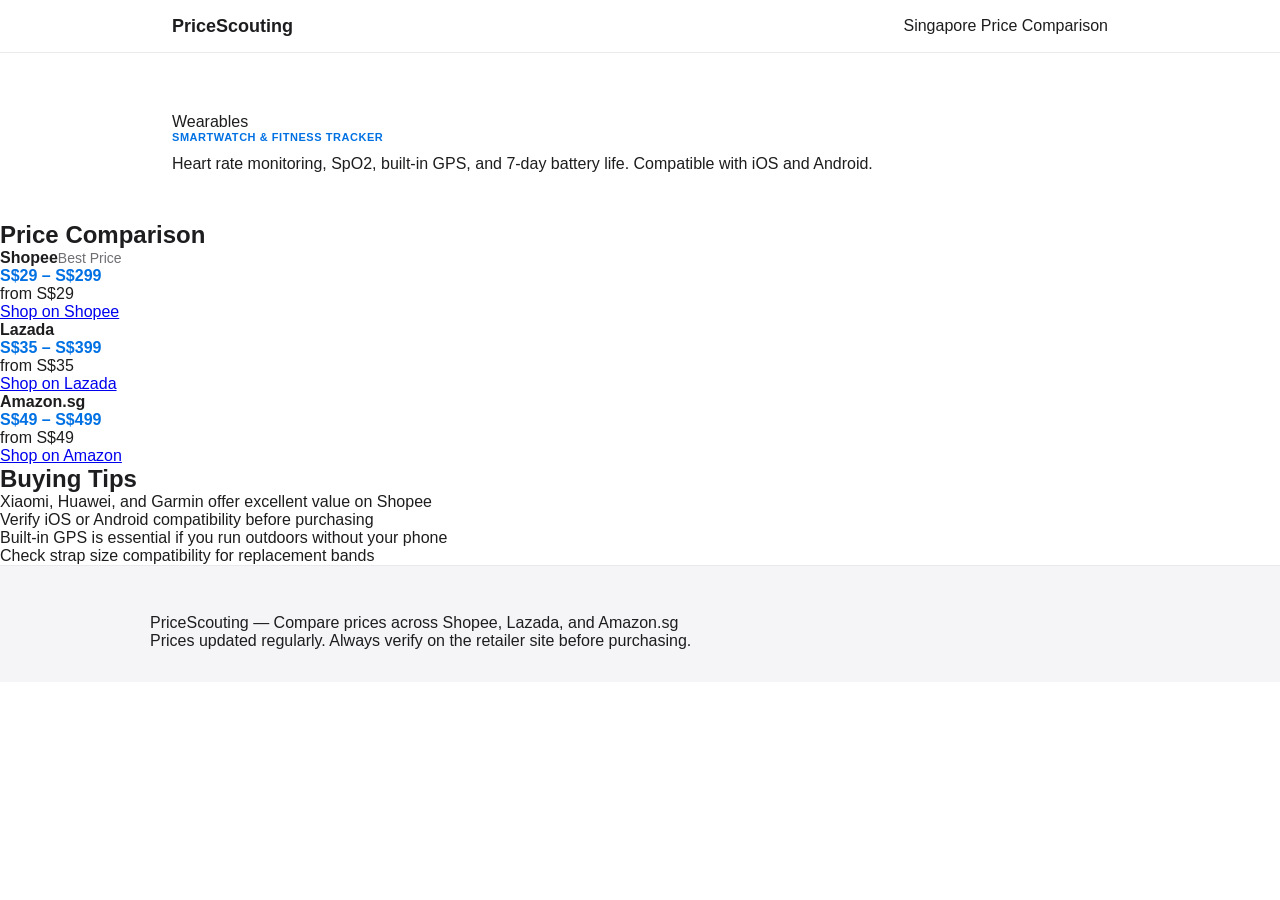
<file: comparisons/smartwatch-fitness-tracker.html>
<!DOCTYPE html><html lang="en"><head><meta charset="UTF-8"><meta name="viewport" content="width=device-width,initial-scale=1"><title>Smartwatch Fitness Tracker Price Comparison Singapore | PriceScouting</title><link rel="stylesheet" href="../comparisons/style.css"></head><body><nav class="nav"><div class="ni"><a href="../index.html" class="nl">PriceScouting</a><span class="nm">Singapore Price Comparison</span></div></nav><main class="main"><header class="ph"><div class="pi"><p class="pc">Wearables</p><h1 class="pt">Smartwatch & Fitness Tracker</h1><p class="pd">Heart rate monitoring, SpO2, built-in GPS, and 7-day battery life. Compatible with iOS and Android.</p></div></header><section class="ps"><h2 class="sh">Price Comparison</h2><div class="pg"><div class="pc2 best"><div class="pl"><span class="pn">Shopee</span><span class="pb">Best Price</span></div><div class="pr">S$29 – S$299</div><div class="pp">from S$29</div><a href="https://shopee.sg/search?keyword=smartwatch+fitness+tracker" class="btn" target="_blank">Shop on Shopee</a></div><div class="pc2"><div class="pl"><span class="pn">Lazada</span></div><div class="pr">S$35 – S$399</div><div class="pp">from S$35</div><a href="https://www.lazada.sg/catalog/?q=smartwatch+fitness+tracker" class="btn" target="_blank">Shop on Lazada</a></div><div class="pc2"><div class="pl"><span class="pn">Amazon.sg</span></div><div class="pr">S$49 – S$499</div><div class="pp">from S$49</div><a href="https://www.amazon.sg/s?k=smartwatch+fitness+tracker" class="btn" target="_blank">Shop on Amazon</a></div></div></section><section class="tip"><h2 class="sh">Buying Tips</h2><ul class="tips"><li>Xiaomi, Huawei, and Garmin offer excellent value on Shopee</li><li>Verify iOS or Android compatibility before purchasing</li><li>Built-in GPS is essential if you run outdoors without your phone</li><li>Check strap size compatibility for replacement bands</li></ul></section></main><footer class="ft"><div class="fi"><p>PriceScouting — Compare prices across Shopee, Lazada, and Amazon.sg</p><p class="fd">Prices updated regularly. Always verify on the retailer site before purchasing.</p></div></footer></body></html>
</file>
<file: index.css>
*,*::before,*::after{margin:0;padding:0;box-sizing:border-box}:root{--t:#1d1d1f;--ts:#6e6e73;--a:#0071e3;--ah:#0077ed;--bg:#fff;--bg2:#f5f5f7;--bd:#e8e8ed;--r:22px;--rn:12px}body{font-family:-apple-system,BlinkMacSystemFont,sans-serif;color:var(--t);background:var(--bg)}.nav{position:sticky;top:0;z-index:100;background:rgba(255,255,255,.85);backdrop-filter:saturate(180%) blur(20px);border-bottom:1px solid var(--bd)}.ni{max-width:1200px;margin:0 auto;padding:0 24px;height:52px;display:flex;align-items:center;justify-content:space-between}.nl{font-size:18px;font-weight:700;color:var(--t);text-decoration:none}.nm{display:flex;gap:28px;list-style:none}.nm a{font-size:14px;color:var(--ts);text-decoration:none;transition:color .2s}.nm a:hover{color:var(--a)}.hero{padding:100px 24px 80px;text-align:center;background:linear-gradient(180deg,#f5f5f7 0%,#fff 100%)}.ht{font-size:clamp(36px,5vw,64px);font-weight:700;letter-spacing:-.04em;line-height:1.05;color:var(--t)}.hs{font-size:clamp(16px,2vw,22px);color:var(--ts);margin:20px auto 0;max-width:600px;line-height:1.5}.hb{display:inline-flex;gap:14px;margin-top:36px;flex-wrap:wrap;justify-content:center}.hb a{padding:14px 28px;border-radius:980px;font-size:16px;font-weight:500;text-decoration:none;transition:all .2s}.hb .pa{background:var(--a);color:#fff}.hb .pa:hover{background:var(--ah)}.hb .sa{background:var(--bg2);color:var(--t);border:1px solid var(--bd)}.hb .sa:hover{background:var(--bd)}.sec{max-width:1200px;margin:0 auto;padding:80px 24px}.sh{font-size:32px;font-weight:700;letter-spacing:-.03em;margin-bottom:8px}.ss{color:var(--ts);margin-bottom:48px}.grid{display:grid;grid-template-columns:repeat(auto-fill,minmax(280px,1fr));gap:20px}.card{background:var(--bg2);border-radius:var(--r);padding:24px;transition:transform .2s,box-shadow .2s}.card:hover{transform:translateY(-4px);box-shadow:0 12px 40px rgba(0,0,0,.12)}.ct{font-size:12px;font-weight:600;color:var(--a);text-transform:uppercase;letter-spacing:.06em;margin-bottom:8px}.cn{font-size:18px;font-weight:600;margin-bottom:8px;color:var(--t)}.cd{font-size:14px;color:var(--ts);line-height:1.5;margin-bottom:16px}.cp{display:flex;justify-content:space-between;align-items:center}.cpr{font-size:14px;font-weight:600;color:var(--t)}.cta{padding:8px 18px;background:var(--a);color:#fff;border-radius:980px;font-size:13px;font-weight:500;text-decoration:none;transition:background .2s}.cta:hover{background:var(--ah)}.stats{background:var(--t);color:#fff;padding:60px 24px;text-align:center}.sg{max-width:900px;margin:0 auto;display:grid;grid-template-columns:repeat(3,1fr);gap:40px}.sn{font-size:42px;font-weight:700;color:#fff}.sl{font-size:14px;color:rgba(255,255,255,.7);margin-top:6px}.how{background:var(--bg2);padding:80px 24px}.hi{max-width:900px;margin:0 auto}.steps{display:grid;grid-template-columns:repeat(3,1fr);gap:32px;margin-top:48px}.step{text-align:center}.snum{width:48px;height:48px;background:var(--a);color:#fff;border-radius:50%;font-size:20px;font-weight:700;display:flex;align-items:center;justify-content:center;margin:0 auto 16px}.stitle{font-size:18px;font-weight:600;margin-bottom:8px}.sdesc{font-size:14px;color:var(--ts);line-height:1.5}.cats{padding:80px 24px}.ci{max-width:1200px;margin:0 auto}.cg{display:grid;grid-template-columns:repeat(4,1fr);gap:16px;margin-top:48px}.cat{background:var(--bg2);border-radius:var(--rn);padding:24px;text-align:center;text-decoration:none;color:var(--t);transition:all .2s}.cat:hover{background:var(--a);color:#fff}.ce{font-size:32px;margin-bottom:8px}.catname{font-size:14px;font-weight:600}footer{background:var(--t);color:rgba(255,255,255,.7);padding:40px 24px;text-align:center;font-size:13px}@media(max-width:768px){.nm{display:none}.sg{grid-template-columns:1fr 1fr}.steps{grid-template-columns:1fr}.cg{grid-template-columns:repeat(2,1fr)}}
</file>
<file: comparisons/style.css>
*,*::before,*::after{margin:0;padding:0;box-sizing:border-box}:root{--t:#1d1d1f;--ts:#6e6e73;--tt:#86868b;--bg:#fff;--bgs:#f5f5f7;--a:#0071e3;--ah:#0077ed;--bl:#e8e8ed}html{scroll-behavior:smooth}body{font-family:-apple-system,BlinkMacSystemFont,Helvetica Neue,Arial,sans-serif;background:var(--bg);color:var(--t);-webkit-font-smoothing:antialiased}nav{position:sticky;top:0;z-index:100;background:rgba(255,255,255,.85);backdrop-filter:saturate(180%) blur(20px);border-bottom:1px solid rgba(0,0,0,.08)}.ni{max-width:980px;margin:0 auto;padding:0 22px;height:52px;display:flex;align-items:center;justify-content:space-between}.nl{font-size:18px;font-weight:600;color:var(--t);text-decoration:none}.nm{display:flex;gap:32px;list-style:none}.nm a{font-size:13px;color:var(--ts);text-decoration:none}.bc{font-size:13px;color:var(--ts);padding:16px 22px;max-width:980px;margin:0 auto}.bc a{color:var(--a);text-decoration:none}.ph{padding:60px 22px 48px;max-width:980px;margin:0 auto}.pt{font-size:11px;font-weight:600;text-transform:uppercase;color:var(--a);margin-bottom:12px;letter-spacing:.05em}.ptitle{font-size:clamp(28px,4vw,48px);font-weight:700;letter-spacing:-.025em;line-height:1.1;margin-bottom:16px}.pdesc{font-size:17px;color:var(--ts);max-width:600px;line-height:1.6}.cs{background:var(--bgs);padding:60px 22px}.ci{max-width:980px;margin:0 auto}.cs h2{font-size:28px;font-weight:700;margin-bottom:32px}table{width:100%;border-collapse:collapse;background:var(--bg);border-radius:22px;overflow:hidden;box-shadow:0 2px 12px rgba(0,0,0,.06)}th{background:var(--t);color:#fff;padding:16px 20px;text-align:left;font-size:13px;font-weight:600;text-transform:uppercase}td{padding:18px 20px;border-bottom:1px solid var(--bl);font-size:15px;vertical-align:middle}tr:last-child td{border-bottom:none}.pn{font-weight:600}.pr{font-weight:700;color:var(--a);font-size:16px}.pb{color:var(--ts);font-size:14px}.sb{display:inline-block;padding:10px 20px;background:var(--a);color:#fff;text-decoration:none;border-radius:980px;font-size:14px;font-weight:500;white-space:nowrap}.sb:hover{background:var(--ah)}.bk{display:inline-block;margin:40px 22px;color:var(--a);text-decoration:none;font-size:15px;font-weight:500}footer{background:var(--bgs);padding:48px 22px 32px;border-top:1px solid var(--bl)}.fi{max-width:980px;margin:0 auto}.bn{font-size:18px;font-weight:600;margin-bottom:10px}.fp{font-size:13px;color:var(--ts);max-width:360px;line-height:1.6;margin-top:8px}.fb{display:flex;justify-content:space-between;padding-top:24px;border-top:1px solid var(--bl);margin-top:24px;flex-wrap:wrap;gap:8px}.fl{font-size:12px;color:var(--tt)}
</file>
